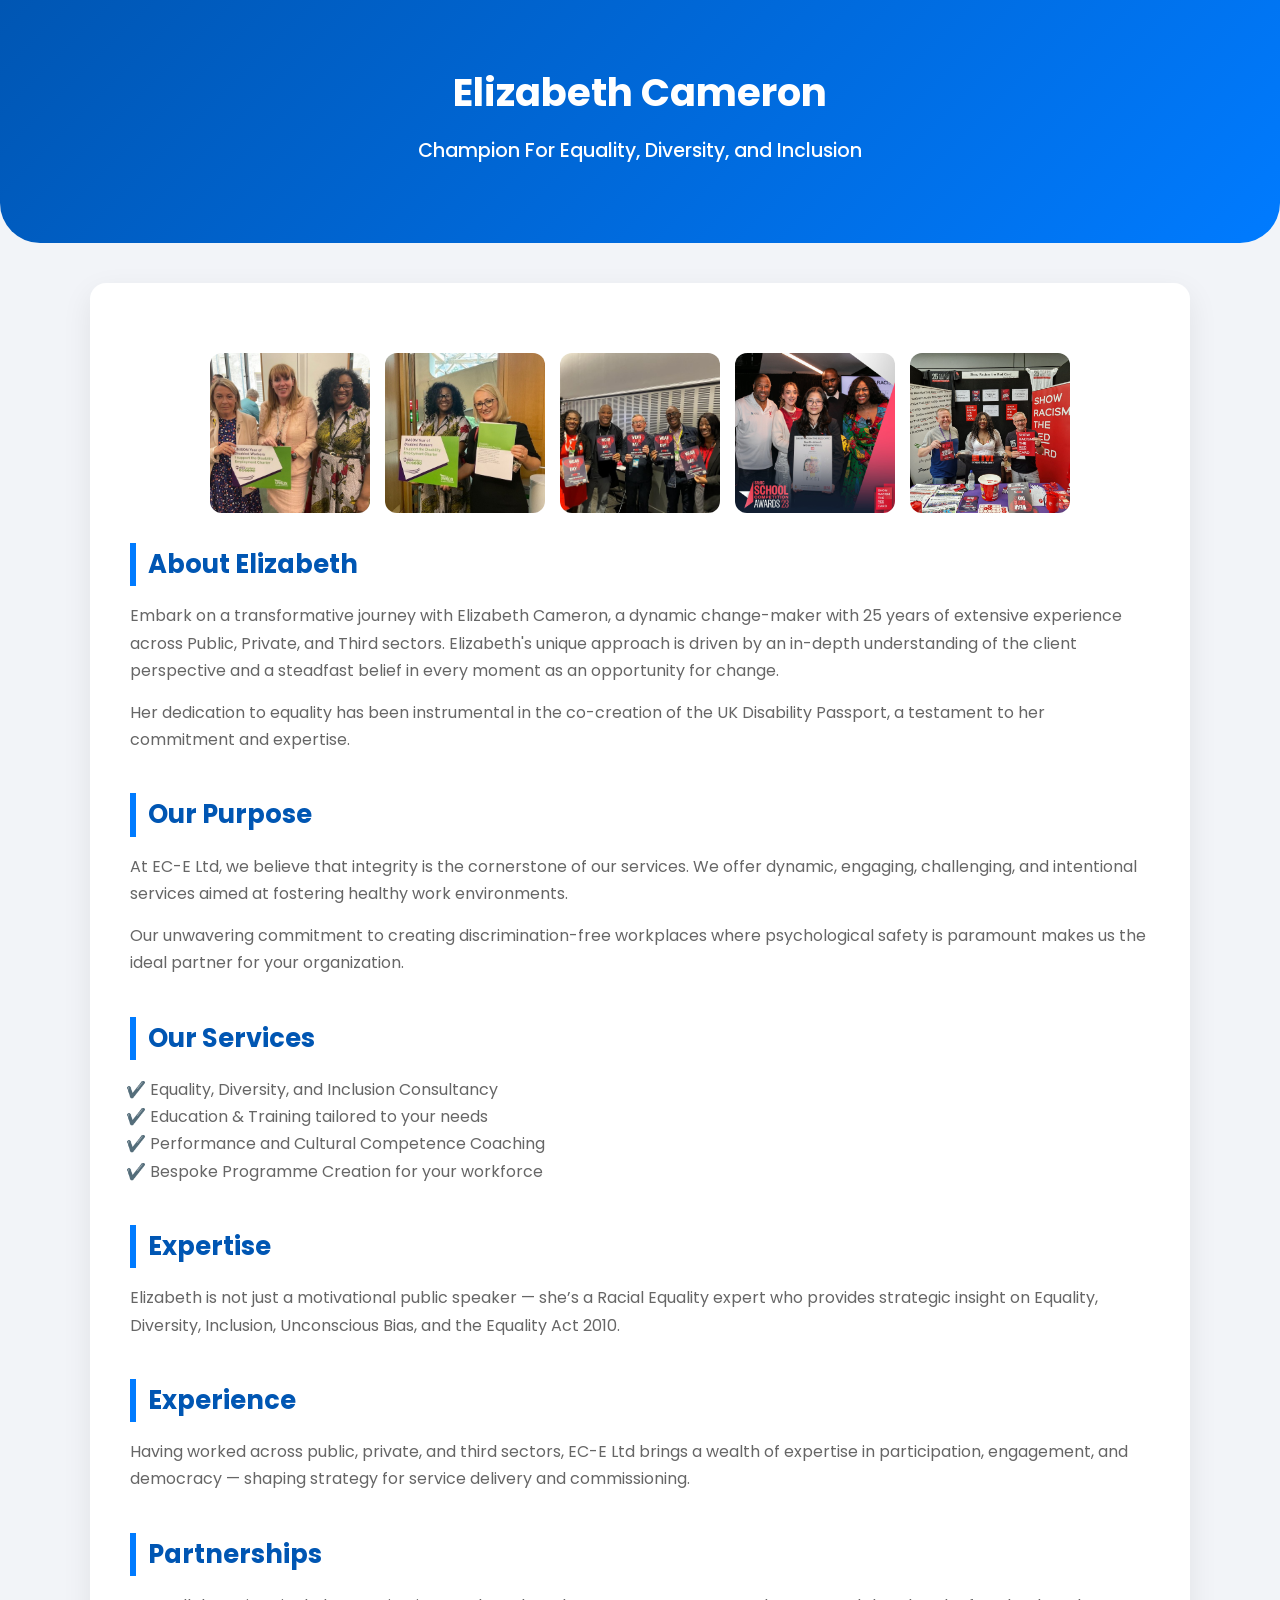
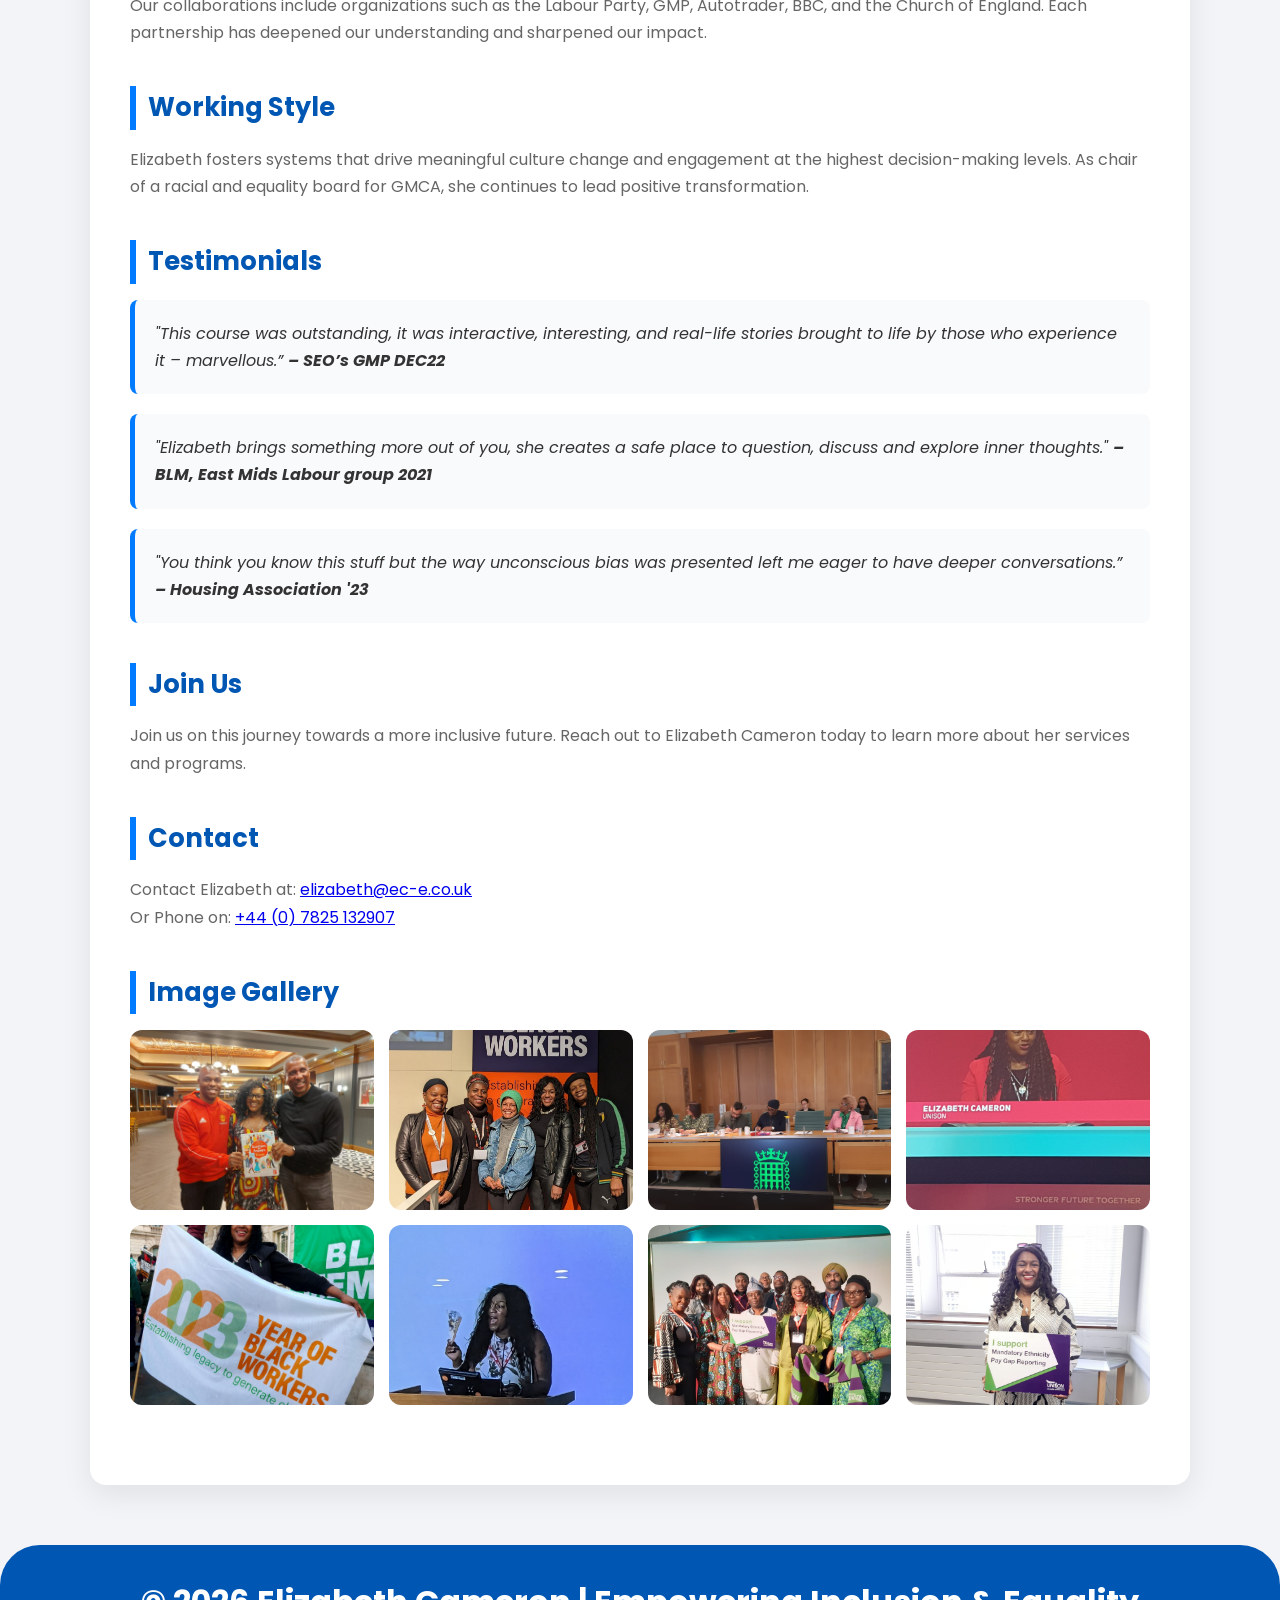
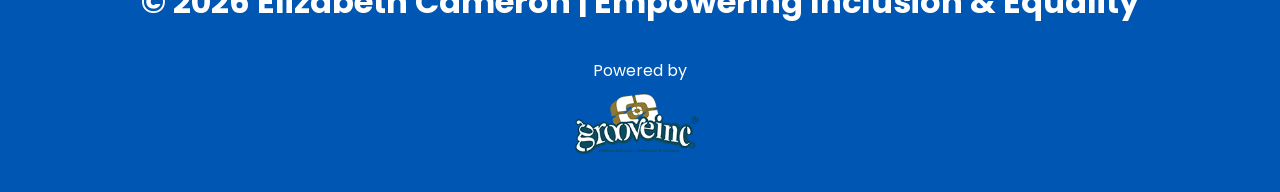
<file: index.html>
<!DOCTYPE html>
<html lang="en">
<head>
<meta charset="UTF-8">
<meta name="viewport" content="width=device-width, initial-scale=1.0">

<title>Elizabeth Cameron - Champion For Equality, Diversity, and Inclusion</title>

<link href="https://fonts.googleapis.com/css2?family=Poppins:wght@400;600;700&display=swap" rel="stylesheet">

<style>

:root{
--primary:#0056b3;
--secondary:#007bff;
--accent:#f9fafc;
--text:#333;
--muted:#666;
--bg:#f2f4f8;
}

*{
margin:0;
padding:0;
box-sizing:border-box;
}

body{
font-family:'Poppins',sans-serif;
background-color:var(--bg);
color:var(--text);
line-height:1.7;
}

header{
background:linear-gradient(135deg,var(--primary),var(--secondary));
color:white;
text-align:center;
padding:60px 20px;
border-bottom-left-radius:40px;
border-bottom-right-radius:40px;
}

header h1{
font-size:2.4rem;
margin-bottom:10px;
}
header p {
  color: white;
  font-size: 1.2rem;
  font-weight: 500;
}
.container{
max-width:1100px;
margin:40px auto;
background:white;
border-radius:16px;
box-shadow:0 10px 30px rgba(0,0,0,0.08);
padding:40px;
}

section{
margin-bottom:40px;
}

h2{
color:var(--primary);
border-left:6px solid var(--secondary);
padding-left:12px;
margin-bottom:16px;
font-size:1.6rem;
}

p{
color:var(--muted);
margin-bottom:15px;
}

ul{
list-style-type:"✔️ ";
padding-left:20px;
color:var(--muted);
}

/* Image Row */

.image-section{
display:flex;
flex-wrap:wrap;
justify-content:center;
gap:15px;
margin:30px 0;
}

.image-section img{
width:160px;
height:160px;
object-fit:cover;
border-radius:12px;
transition:transform .3s ease, box-shadow .3s ease;
}

.image-section img:hover{
transform:scale(1.05);
box-shadow:0 8px 20px rgba(0,0,0,0.15);
}

/* Testimonials */

.testimonial{
background:var(--accent);
border-left:5px solid var(--secondary);
padding:20px;
margin-bottom:20px;
border-radius:8px;
font-style:italic;
}

.testimonial:hover{
background:#eef4ff;
}

/* Gallery */

.gallery{
display:grid;
grid-template-columns:repeat(auto-fit,minmax(200px,1fr));
gap:15px;
}

.gallery img{
width:100%;
height:180px;
object-fit:cover;
border-radius:12px;
transition:transform .3s ease;
}

.gallery img:hover{
transform:scale(1.05);
}

/* Footer */

footer{
text-align:center;
padding:30px 10px;
background-color:var(--primary);
color:white;
border-top-left-radius:40px;
border-top-right-radius:40px;
margin-top:60px;
}

footer img{
margin-top:10px;
height:60px;
}

/* Mobile */

@media(max-width:768px){

header h1{
font-size:1.8rem;
}

.container{
padding:25px;
}

}

</style>
</head>

<body>

<header>
<h1>Elizabeth Cameron</h1>
<p>Champion For Equality, Diversity, and Inclusion</p>
</header>

<main class="container">

<div class="image-section">
<img src="images/image1.jpg" alt="">
<img src="images/image2.jpg" alt="">
<img src="images/image3.jpg" alt="">
<img src="images/image4.jpg" alt="">
<img src="images/image5.jpg" alt="">
</div>

<section>
<h2>About Elizabeth</h2>
<p>
Embark on a transformative journey with Elizabeth Cameron, a dynamic change-maker with 25 years of extensive experience across Public, Private, and Third sectors. Elizabeth's unique approach is driven by an in-depth understanding of the client perspective and a steadfast belief in every moment as an opportunity for change.
</p>

<p>
Her dedication to equality has been instrumental in the co-creation of the UK Disability Passport, a testament to her commitment and expertise.
</p>
</section>

<section>
<h2>Our Purpose</h2>

<p>
At EC-E Ltd, we believe that integrity is the cornerstone of our services. We offer dynamic, engaging, challenging, and intentional services aimed at fostering healthy work environments.
</p>

<p>
Our unwavering commitment to creating discrimination-free workplaces where psychological safety is paramount makes us the ideal partner for your organization.
</p>

</section>

<section>
<h2>Our Services</h2>

<ul>
<li>Equality, Diversity, and Inclusion Consultancy</li>
<li>Education & Training tailored to your needs</li>
<li>Performance and Cultural Competence Coaching</li>
<li>Bespoke Programme Creation for your workforce</li>
</ul>

</section>

<section>
<h2>Expertise</h2>

<p>
Elizabeth is not just a motivational public speaker — she’s a Racial Equality expert who provides strategic insight on Equality, Diversity, Inclusion, Unconscious Bias, and the Equality Act 2010.
</p>

</section>

<section>

<h2>Experience</h2>

<p>
Having worked across public, private, and third sectors, EC-E Ltd brings a wealth of expertise in participation, engagement, and democracy — shaping strategy for service delivery and commissioning.
</p>

</section>

<section>

<h2>Partnerships</h2>

<p>
Our collaborations include organizations such as the Labour Party, GMP, Autotrader, BBC, and the Church of England. Each partnership has deepened our understanding and sharpened our impact.
</p>

</section>

<section>

<h2>Working Style</h2>

<p>
Elizabeth fosters systems that drive meaningful culture change and engagement at the highest decision-making levels. As chair of a racial and equality board for GMCA, she continues to lead positive transformation.
</p>

</section>

<section>

<h2>Testimonials</h2>

<div class="testimonial">
"This course was outstanding, it was interactive, interesting, and real-life stories brought to life by those who experience it – marvellous.” <strong>– SEO’s GMP DEC22</strong>
</div>

<div class="testimonial">
"Elizabeth brings something more out of you, she creates a safe place to question, discuss and explore inner thoughts." <strong>– BLM, East Mids Labour group 2021</strong>
</div>

<div class="testimonial">
"You think you know this stuff but the way unconscious bias was presented left me eager to have deeper conversations.” <strong>– Housing Association '23</strong>
</div>

</section>

<section>

<h2>Join Us</h2>

<p>
Join us on this journey towards a more inclusive future. Reach out to Elizabeth Cameron today to learn more about her services and programs.
</p>

</section>

<section>

<h2>Contact</h2>

<p>
Contact Elizabeth at:
<a href="mailto:elizabeth@ec-e.co.uk">elizabeth@ec-e.co.uk</a>
<br>
Or Phone on:
<a href="tel:+447825132907">+44 (0) 7825 132907</a>
</p>

</section>

<section>

<h2>Image Gallery</h2>

<div class="gallery">

<img src="images/gallery-image1.jpg" alt="">
<img src="images/gallery-image2.jpg" alt="">
<img src="images/gallery-image3.jpg" alt="">
<img src="images/gallery-image4.jpg" alt="">
<img src="images/gallery-image5.jpg" alt="">
<img src="images/gallery-image6.jpg" alt="">
<img src="images/gallery-image7.jpg" alt="">
<img src="images/gallery-image8.jpg" alt="">

</div>

</section>

</main>

<footer>

<h1>© 2026 Elizabeth Cameron | Empowering Inclusion & Equality</h1>

<br>

Powered by

<br>

<a href="https://www.grooveinc.uk">
<img src="images/grooveinclogo.png" alt="GrooveInc">
</a>

</footer>

</body>
</html>
</file>
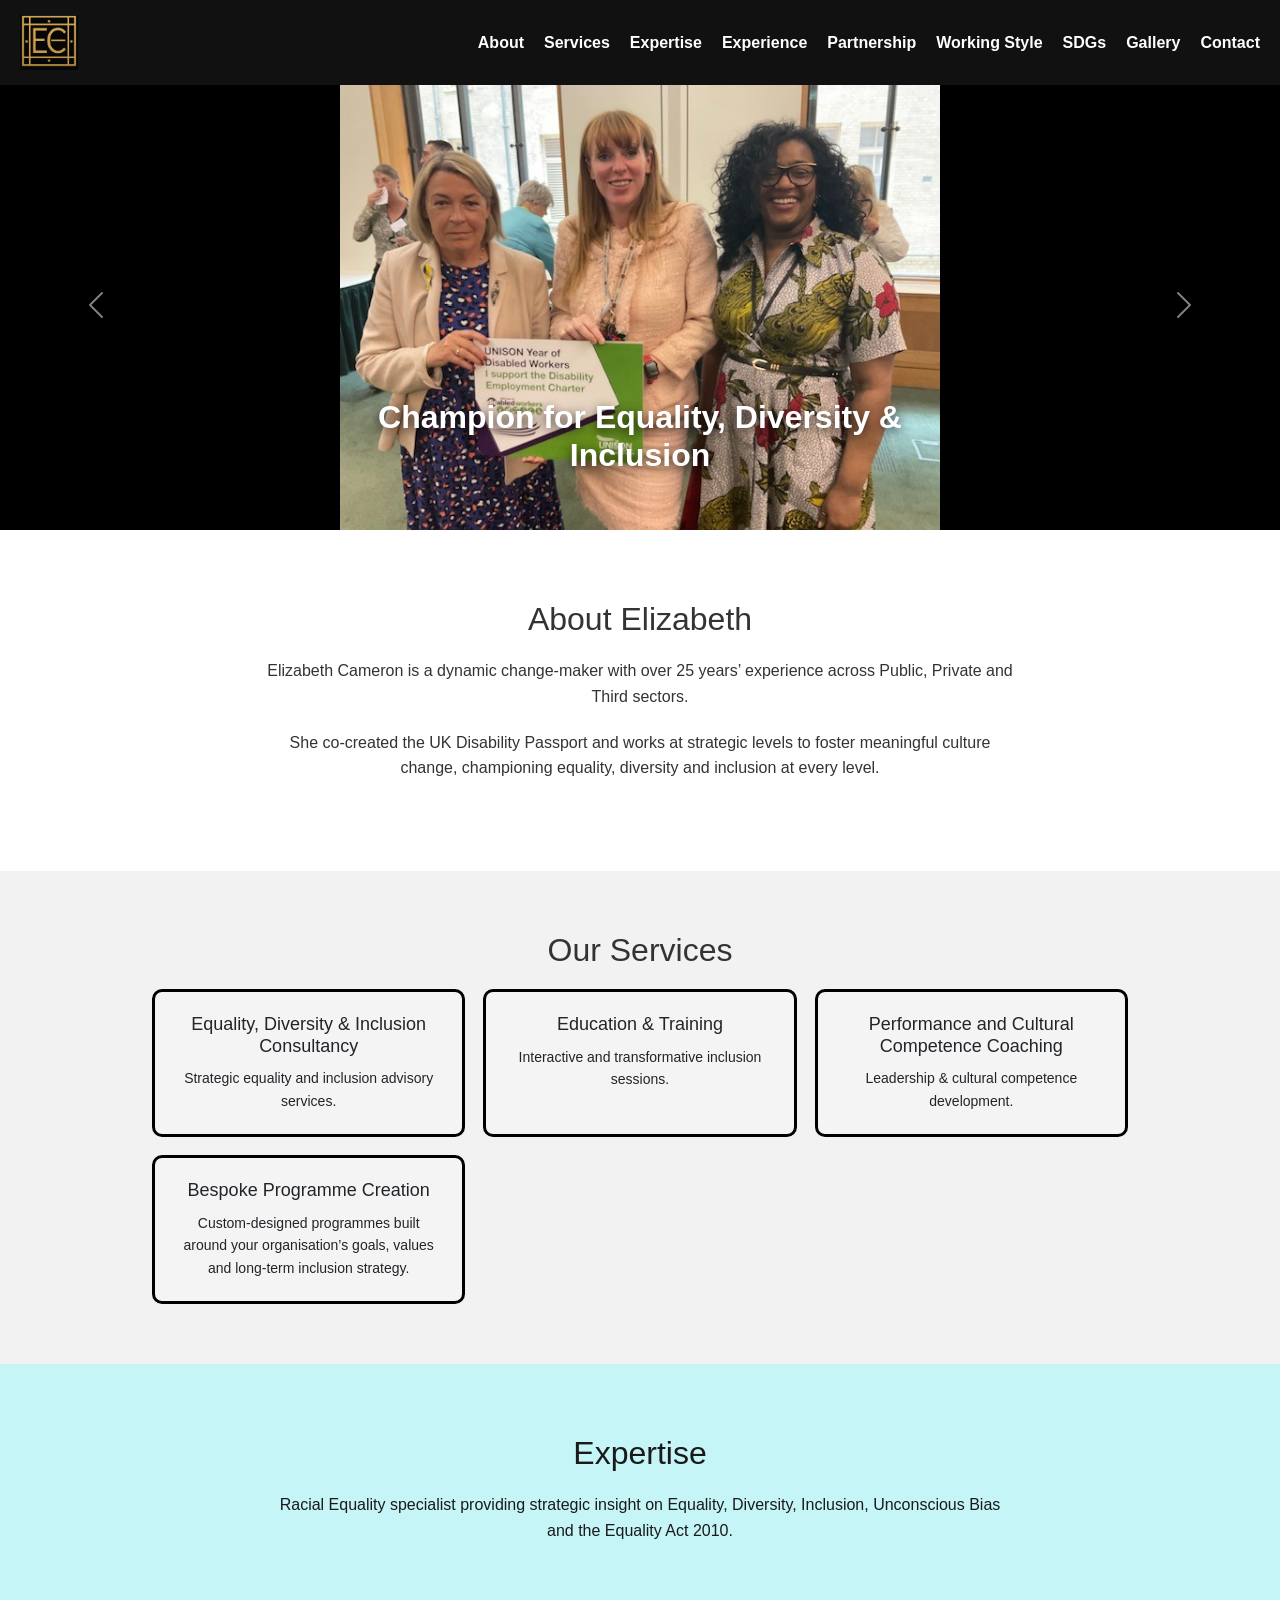
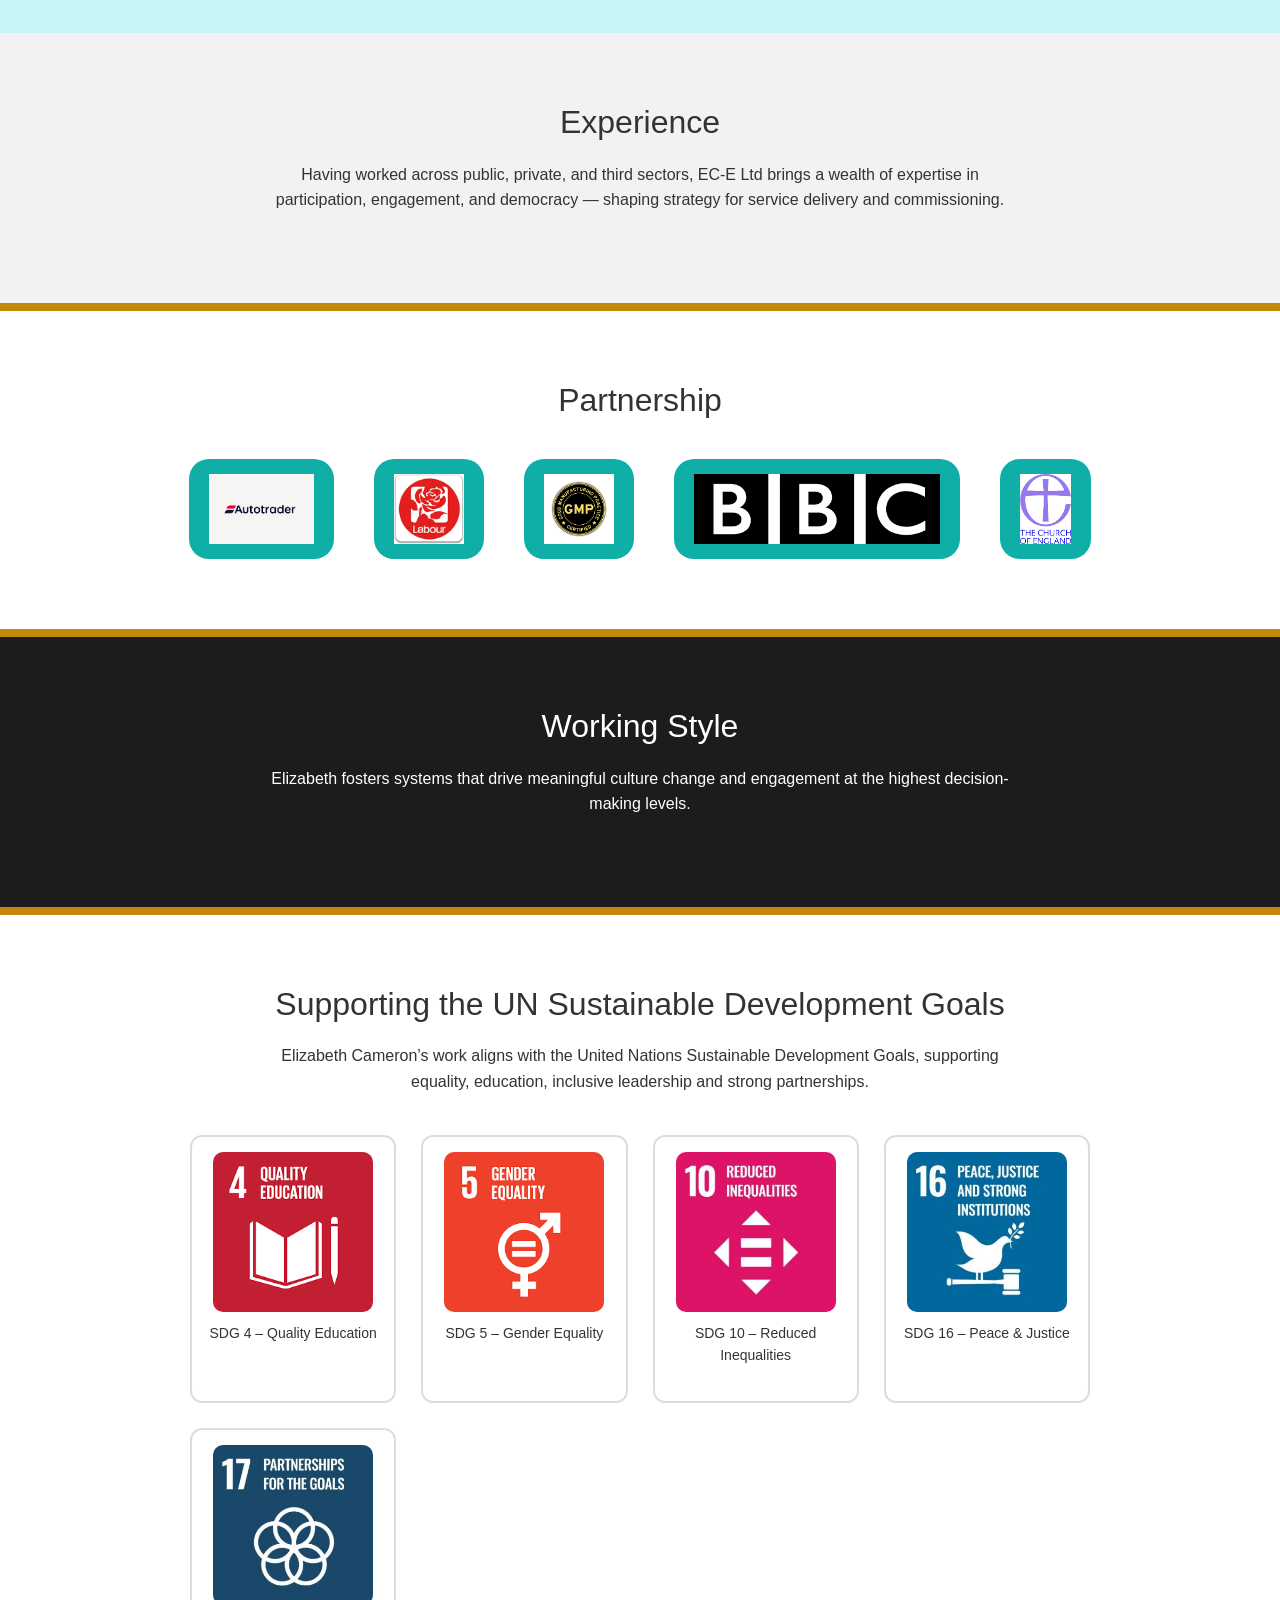
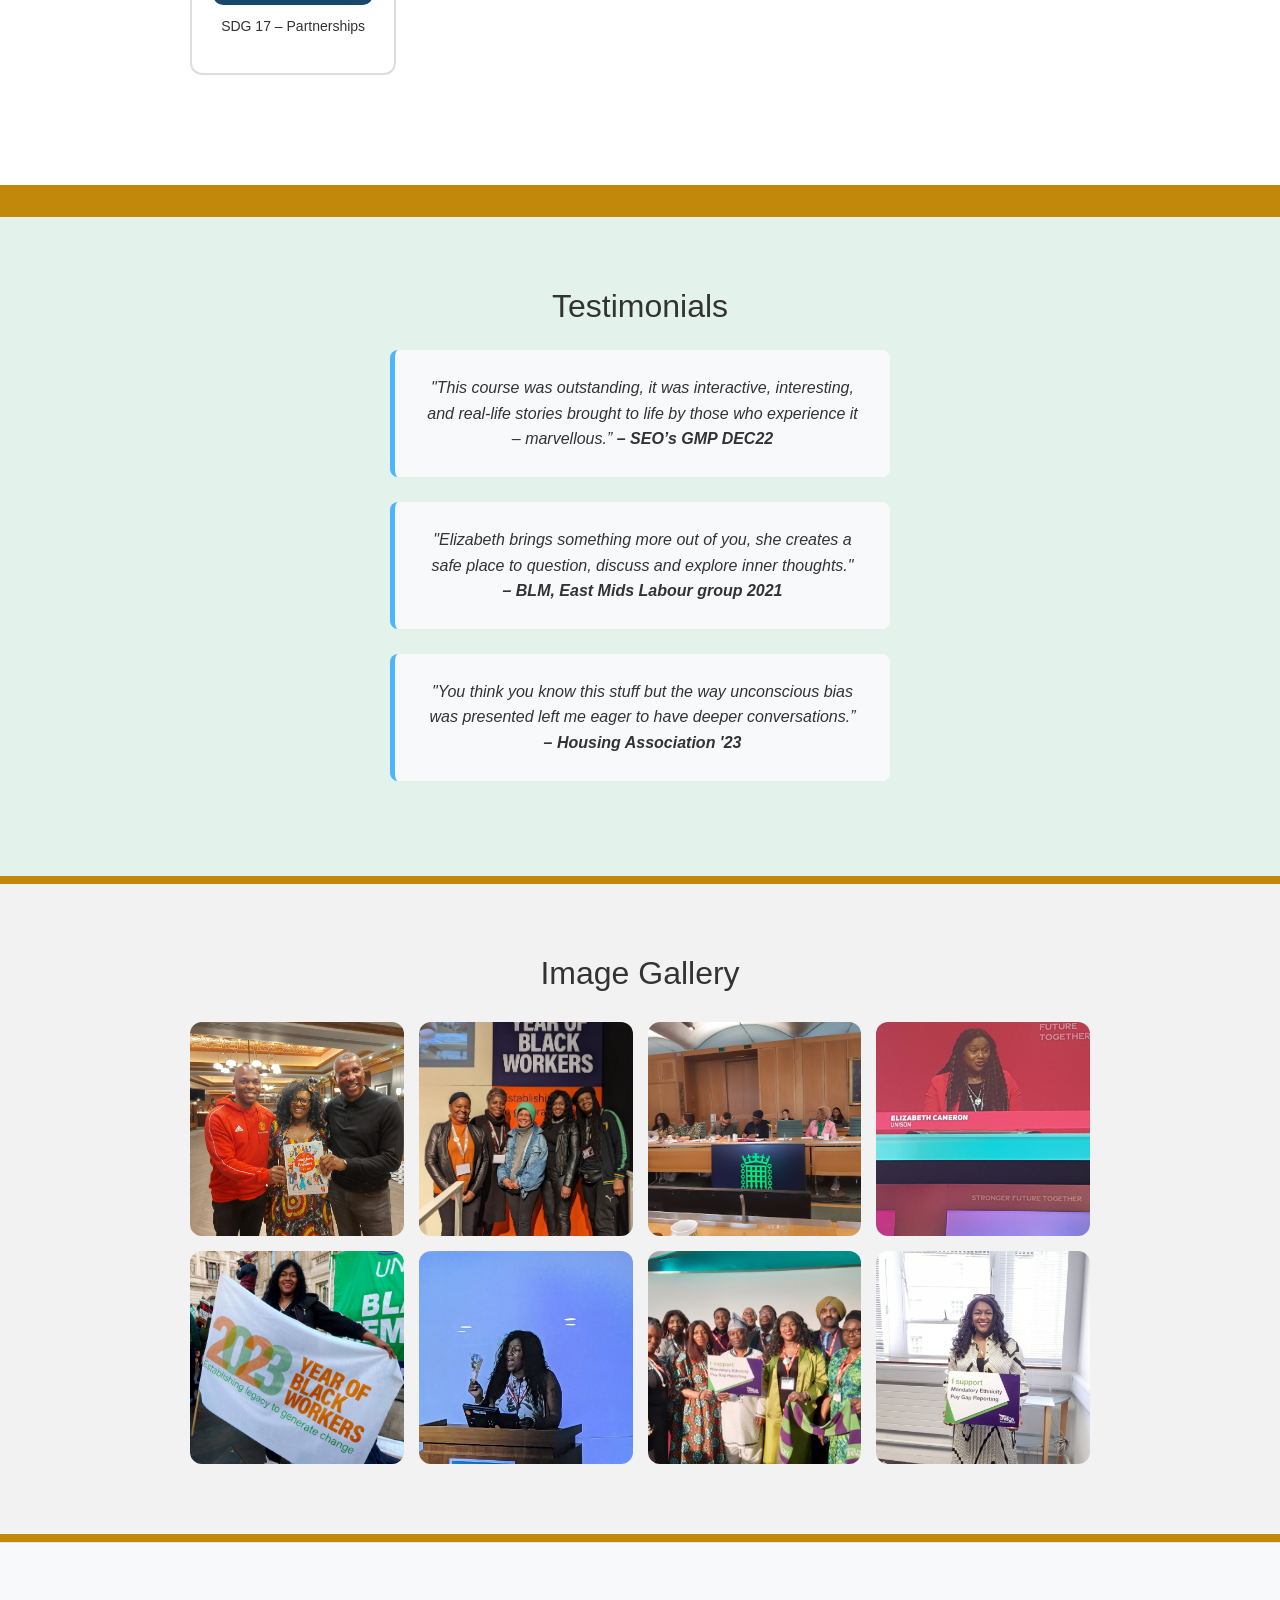
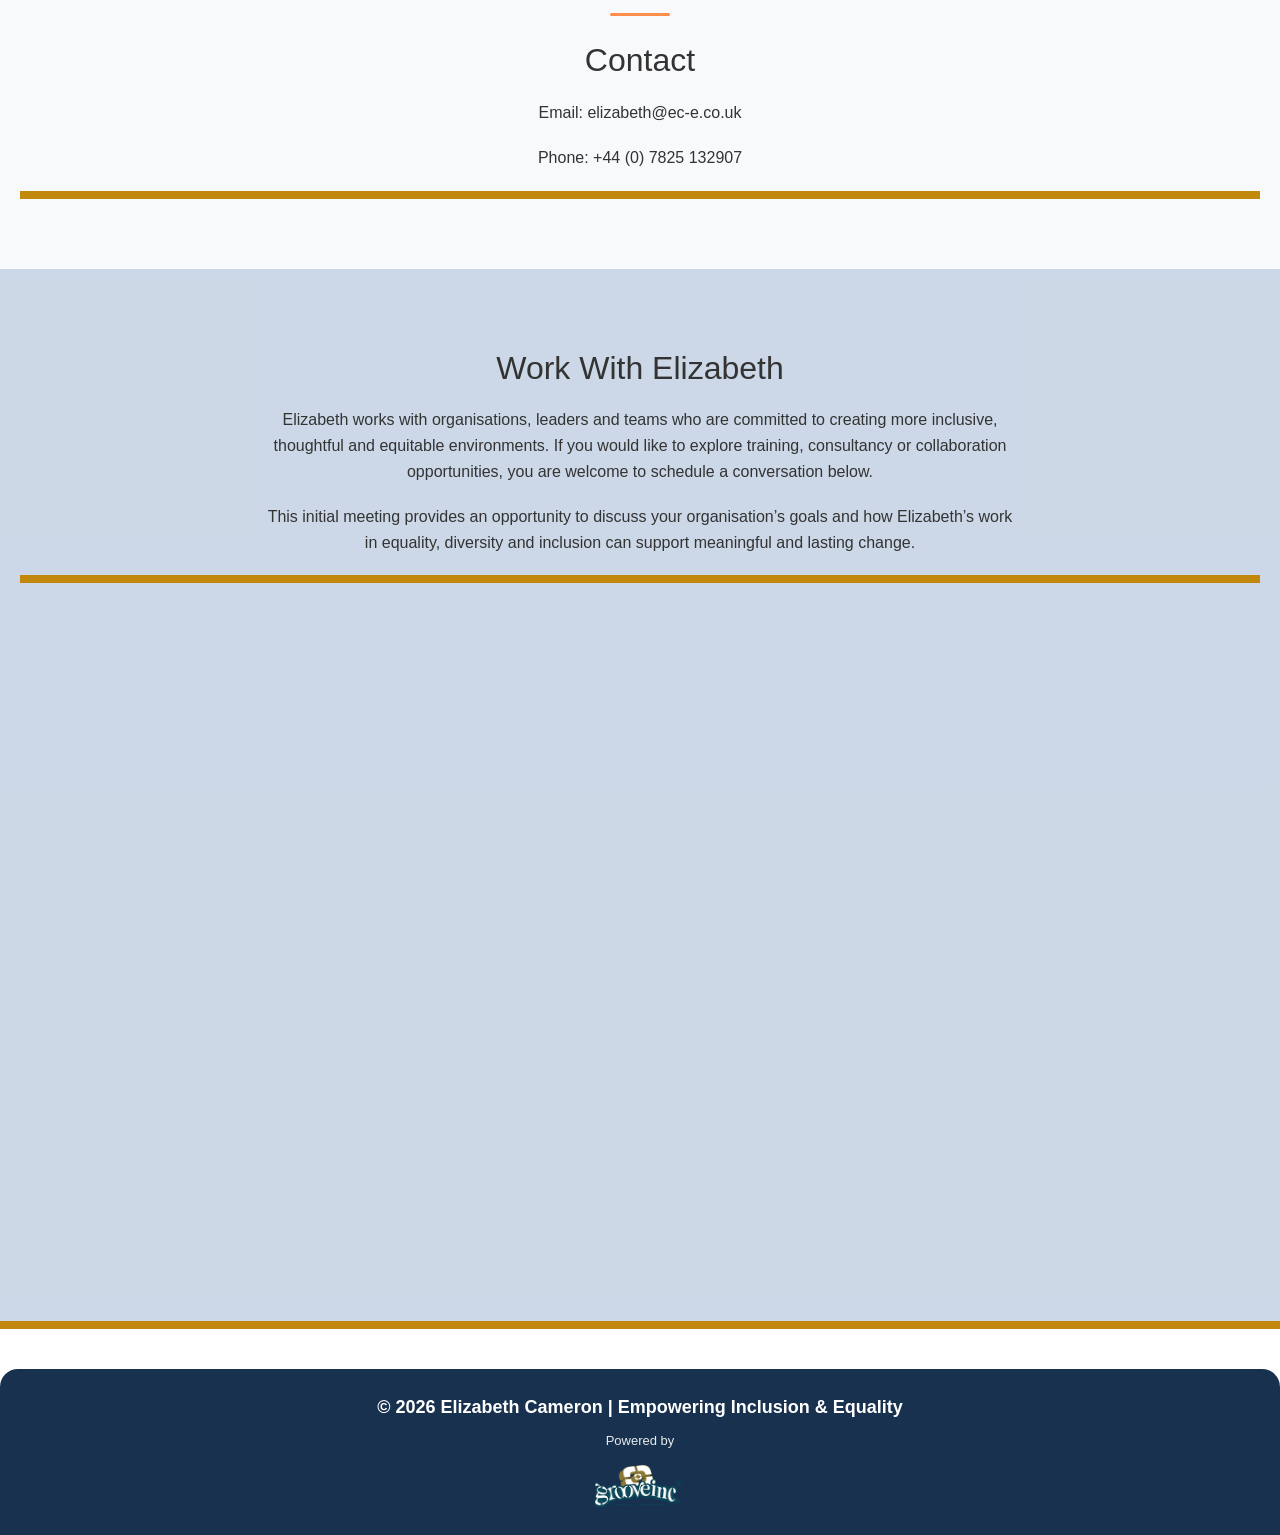
<file: newsite/index.html>
<!DOCTYPE html>
<html lang="en">
<head>
<meta charset="UTF-8">
<meta name="viewport" content="width=device-width, initial-scale=1.0">
<title>Elizabeth Cameron | Equality, Diversity & Inclusion Consultant</title>

<link href="https://cdn.jsdelivr.net/npm/bootstrap@5.3.2/dist/css/bootstrap.min.css" rel="stylesheet">

<link rel="stylesheet" href="../style.css">

</head>

<body>

<header>
  <nav>

    <div class="logo">
  <a href="index.html">
    <img src="images/ec-logo.jpg" alt="EC Logo">
  </a>
</div>

  <button class="menu-toggle" type="button" aria-label="Toggle navigation" aria-expanded="false">☰</button>

    <ul id="nav-links">
      <li><a href="#about-elizabeth">About</a></li>
      <li><a href="#our-services">Services</a></li>
      <li><a href="#expertise">Expertise</a></li>
      <li><a href="#experience">Experience</a></li>
      <li><a href="#partnerships">Partnership</a></li>
      <li><a href="#working-style">Working Style</a></li>
      <li><a href="#sdg">SDGs</a></li>
      <li><a href="#image-gallery">Gallery</a></li>
      <li><a href="#contact">Contact</a></li>
    </ul>

  </nav>

</header>
<div id="overlay"></div>
<div class="hero">

<div id="heroCarousel" class="carousel slide carousel-fade" data-bs-ride="carousel" data-bs-interval="4000">

<div class="carousel-inner">

<div class="carousel-item active">
<img src="images/image1.jpg" class="d-block" alt="">
</div>

<div class="carousel-item">
<img src="images/image2.jpg" class="d-block" alt="">
</div>

<div class="carousel-item">
<img src="images/image3.jpg" class="d-block" alt="">
</div>

<div class="carousel-item">
<img src="images/image4.jpg" class="d-block" alt="">
</div>

<div class="carousel-item">
<img src="images/image5.jpg" class="d-block" alt="">
</div>

</div>

<button class="carousel-control-prev" type="button" data-bs-target="#heroCarousel" data-bs-slide="prev">
<span class="carousel-control-prev-icon"></span>
</button>

<button class="carousel-control-next" type="button" data-bs-target="#heroCarousel" data-bs-slide="next">
<span class="carousel-control-next-icon"></span>
</button>

</div>

<div class="hero-text">
<h1> Champion for Equality, Diversity & Inclusion </h1>
</div>

</div>

<section id="about-elizabeth" class="section-white">
<div class="container">

<h2>About Elizabeth</h2>

<p>
Elizabeth Cameron is a dynamic change-maker with over 25 years’ experience across Public, Private and Third sectors.
</p>

<p>
She co-created the UK Disability Passport and works at strategic levels to foster meaningful culture change, championing equality, diversity and inclusion at every level.
</p>

</div>
</section>

<section id="our-services" class="section-light">
<div class="container">

<h2>Our Services</h2>

<div class="services">

<div class="card">
<h3>Equality, Diversity & Inclusion Consultancy</h3>
<p>Strategic equality and inclusion advisory services.</p>
</div>

<div class="card">
<h3>Education & Training</h3>
<p>Interactive and transformative inclusion sessions.</p>
</div>

<div class="card">
<h3>Performance and Cultural Competence Coaching</h3>
<p>Leadership & cultural competence development.</p>
</div>

<div class="card">
<h3>Bespoke Programme Creation</h3>
<p>Custom-designed programmes built around your organisation’s goals, values and long-term inclusion strategy.</p>
</div>

</div>
</div>
</section>

<section id="expertise" class="section-expertise">
<div class="container">

<h2>Expertise</h2>

<p>
Racial Equality specialist providing strategic insight on Equality, Diversity, Inclusion, Unconscious Bias and the Equality Act 2010.
</p>

</div>
</section>

<section id="experience" class="section-light">
<div class="container">

<h2>Experience</h2>

<p>
Having worked across public, private, and third sectors, EC-E Ltd brings a wealth of expertise in participation, engagement, and democracy — shaping strategy for service delivery and commissioning.
</p>

</div>
</section>
<div class="section-divider"></div>
<section id="partnerships" class="section-white">

<div class="container">

<h2>Partnership</h2>

<div class="partners">

<a href="https://www.autotrader.co.uk" target="_blank">
<img src="images/image-auto.jpg" alt="Autotrader">
</a>

<a href="https://www.labour.org.uk" target="_blank">
<img src="images/image-labour.png" alt="Labour Party">
</a>

<a href="https://www.gmp.police.uk" target="_blank">
<img src="images/image-gmp.png" alt="Greater Manchester Police">
</a>

<a href="https://www.bbc.co.uk" target="_blank">
<img src="images/image-BBC.png" alt="BBC">
</a>

<a href="https://www.churchofengland.org" target="_blank">
<img src="images/image-COE.png" alt="Church of England">
</a>

</div>

</div>

</section>

<div class="section-divider"></div>
<section id="working-style" class="section-dark">
<div class="container">

<h2>Working Style</h2>

<p>
Elizabeth fosters systems that drive meaningful culture change and engagement at the highest decision-making levels.
</p>

</div>

</section>

<div class="section-divider"></div>

<section id="sdg" class="section-white">

<h2>Supporting the UN Sustainable Development Goals</h2>

<p>
Elizabeth Cameron’s work aligns with the United Nations Sustainable Development Goals,
supporting equality, education, inclusive leadership and strong partnerships.
</p>

<div class="sdg-grid">

<div class="sdg">
<a href="https://unric.org/en/sdg-4/" target="_blank">
<img src="images/sdg4.png">
</a>
<p>SDG 4 – Quality Education</p>
</div>

<div class="sdg">
<a href="https://unric.org/en/sdg-5/" target="_blank">
<img src="images/sdg5.png">
</a>
<p>SDG 5 – Gender Equality</p>
</div>

<div class="sdg">
<a href="https://unric.org/en/sdg-10/" target="_blank">
<img src="images/sdg10.jpg">
</a>
<p>SDG 10 – Reduced Inequalities</p>
</div>

<div class="sdg">
<a href="https://unric.org/en/sdg-16/" target="_blank">
<img src="images/sdg16.jpg">
</a>
<p>SDG 16 – Peace & Justice</p>
</div>

<div class="sdg">
<a href="https://unric.org/en/sdg-17/" target="_blank">
<img src="images/sdg17.jpg">
</a>
<p>SDG 17 – Partnerships</p>
</div>

</div>

</section>

<div class="section-divider"></div>

<div class="section-divider"></div>

<div class="section-divider"></div>

<div class="section-divider"></div>
<section class="section-white testimonials">

<h2>Testimonials</h2>

<div class="testimonial">
"This course was outstanding, it was interactive, interesting, and real-life stories brought to life by those who experience it – marvellous.”
<strong>– SEO’s GMP DEC22</strong>
</div>

<div class="testimonial">
"Elizabeth brings something more out of you, she creates a safe place to question, discuss and explore inner thoughts."
<strong>– BLM, East Mids Labour group 2021</strong>
</div>

<div class="testimonial">
"You think you know this stuff but the way unconscious bias was presented left me eager to have deeper conversations.”
<strong>– Housing Association '23</strong>
</div>

</section>
<div class="section-divider"></div>
<section id="image-gallery" class="section-light">

<div class="container">

<h2>Image Gallery</h2>

<div class="gallery-grid">

<a href="images/gallery-image1.jpg" class="thumbnail">
<img src="images/gallery-image1.jpg">
</a>

<a href="images/gallery-image2.jpg" class="thumbnail">
<img src="images/gallery-image2.jpg">
</a>

<a href="images/gallery-image3.jpg" class="thumbnail">
<img src="images/gallery-image3.jpg">
</a>

<a href="images/gallery-image4.jpg" class="thumbnail">
<img src="images/gallery-image4.jpg">
</a>

<a href="images/gallery-image5.jpg" class="thumbnail">
<img src="images/gallery-image5.jpg">
</a>

<a href="images/gallery-image6.jpg" class="thumbnail">
<img src="images/gallery-image6.jpg">
</a>

<a href="images/gallery-image7.jpg" class="thumbnail">
<img src="images/gallery-image7.jpg">
</a>

<a href="images/gallery-image8.jpg" class="thumbnail">
<img src="images/gallery-image8.jpg">
</a>

</div>
</div>
</section>
<div class="section-divider"></div>
<section class="contact" id="contact">

<h2>Contact</h2>

<p>Email: elizabeth@ec-e.co.uk</p>
<p>Phone: +44 (0) 7825 132907</p>
<div class="section-divider"></div>
</section>
<section class="booking-section">
<h2>Work With Elizabeth</h2>

<p>
Elizabeth works with organisations, leaders and teams who are committed to creating more inclusive, thoughtful and equitable environments.  
If you would like to explore training, consultancy or collaboration opportunities, you are welcome to schedule a conversation below.
</p>

<p>
This initial meeting provides an opportunity to discuss your organisation’s goals and how Elizabeth’s work in equality, diversity and inclusion can support meaningful and lasting change.
</p>
<div class="section-divider"></div>
<div class="calendar-container">
<iframe 
src="https://calendly.com/elizabeth/30min" 
width="100%" 
height="650" 
frameborder="0">
</iframe>
</div>

</section>
<div class="section-divider"></div>
<footer>

<h3>© 2026 Elizabeth Cameron | Empowering Inclusion & Equality</h3>

<p>Powered by</p>

<a href="https://www.grooveinc.uk" target="_blank">
<img src="images/grooveinclogo.png" alt="Groove Inc">
</a>
</footer>
<script src="https://cdn.jsdelivr.net/npm/bootstrap@5.3.2/dist/js/bootstrap.bundle.min.js"></script>

<script>
const navToggle = document.querySelector('.menu-toggle');
const navLinks = document.getElementById('nav-links');
const overlay = document.getElementById('overlay');

function closeMenu(){
  navLinks.classList.remove('active');
  overlay.classList.remove('active');
  navToggle.setAttribute('aria-expanded', 'false');
  navToggle.textContent = '☰';
}

navToggle.addEventListener('click', () => {
  navLinks.classList.toggle('active');
  overlay.classList.toggle('active');
  const isOpen = navLinks.classList.contains('active');
  navToggle.setAttribute('aria-expanded', isOpen);
  navToggle.textContent = isOpen ? '×' : '☰';
});

overlay.addEventListener('click', closeMenu);

navLinks.querySelectorAll('a').forEach(link => {
  link.addEventListener('click', closeMenu);
});
</script>
</body>
</html>
</file>
<file: style.css>
html{
scroll-behavior:smooth;
}

body{
margin:0;
font-family:Arial, sans-serif;
line-height:1.6;
color:#333;
}

/* NAVBAR */

header{
background:#111;
color:white;
position:fixed;
width:100%;
top:0;
z-index:1000;
}
nav{
  position:relative; /* needed for dropdown */
  display:flex;
  justify-content:space-between;
  align-items:center;
  padding:15px 20px;
}

/* LOGO */
.logo{
display:flex;
align-items:center;
gap:10px;
}

.logo img{
  height: 70px;;
  object-fit:contain;
}

.logo span{
color:white;
font-weight:bold;
font-size:16px;
}
.logo img {
  height: 55px;   /* controls size */
  width: auto;
  display: block;
}
.logo{
    justify-content:center;
  }

/* NAV LINKS */
nav ul{
list-style:none;
display:flex;
gap:20px;
margin:0;
}

nav a{
color:white;
text-decoration:none;
font-weight:bold;
}

/* HERO */

.hero{
  position:relative;
  margin-top:80px;
  height:50vh;
  overflow:hidden;
}

.carousel,
.carousel-inner,
.carousel-item{
  height:50vh;
}

.carousel{
position:relative;
z-index:1;
}

.carousel-item img {
  width: 100%;
  height: 50vh;
  object-fit: contain;
  background: black;
}
.hero {
  position: relative;
  margin-top: 80px;
  height: 50vh;
  overflow: hidden;
}

.carousel,
.carousel-inner,
.carousel-item {
  height: 100%;
}

/* HERO TEXT */

.hero-text {
  position: absolute;
  top: 80%;
  left: 50%;
  transform: translate(-50%, -50%);
  
  width: auto;
  max-width: 80%;

  background: none;        /* 👈 remove box */
  padding: 0;              /* 👈 remove extra space */
  border-radius: 0;

  z-index: 2;
  text-align: center;
}

.hero-text h1 {
  color: white;
  font-size: 32px;
  font-weight: 600;
  text-shadow: 0 3px 12px rgba(0,0,0,0.8); /* 👈 key */
}

/* SECTIONS */

section{
padding:70px 20px;
text-align:center;
}

.container{
max-width:1000px;
margin:auto;
}

h2{
font-size:32px;
margin-bottom:20px;
}

p{
max-width:750px;
margin:0 auto 20px auto;
}

/* SECTION COLOURS */

.section-expertise{
background:#c5f5f7;
color:#1a1a1a;
}

.section-light{
background:#f2f2f2;
color:#333;
}

.section-white{
background:#ffffff;
color:#333;
}

.section-dark{
background:#1c1c1c;
color:white;
}

.section-dark h2{
color:white;
}

/* SERVICES */

#our-services{
padding:60px 20px;
}

.services{
display:grid;
grid-template-columns:repeat(auto-fit,minmax(240px,1fr));
gap:18px;
margin-top:20px;
}

.card{
background:#f4f4f4;
padding:22px;
border-radius:10px;
transition:0.3s ease;
border:3px solid black;
}

.card:hover{
transform:translateY(-5px);
box-shadow:0 10px 25px rgba(0,0,0,0.15);
border:3px solid #b8860b;
}

.card h3{
font-size:18px;
margin-bottom:10px;
}

.card p{
font-size:14px;
margin-bottom:0;
}

/* GALLERY */

.gallery-grid{
display:grid;
grid-template-columns:repeat(4,1fr);
gap:15px;
max-width:900px;
margin:30px auto 0 auto;
}

.thumbnail{
display:block;
overflow:hidden;
border-radius:12px;
}

.thumbnail img{
  width:100%;
  height:100%;
  aspect-ratio:1/1;
  object-fit:cover;
}

.thumbnail:hover img{
transform:scale(1.08);
}

/* CONTACT */

.contact{
background:#f8f9fb;
color:#333;
padding:70px 20px;
border-top:1px solid #e5e5e5;
}

.contact::before{
content:"";
display:block;
width:60px;
height:3px;
background:#ff8e4d;
margin:0 auto 25px auto;
border-radius:5px;
}

/* FOOTER */

/* FOOTER */

footer{
background:#18314f;
color:#ffffff;
text-align:center;
padding:28px 20px;
border-radius:18px 18px 0 0;
margin-top:40px;
}

footer h3{
font-size:18px;
font-weight:600;
margin-bottom:12px;
}

footer p{
font-size:13px;
opacity:0.9;
margin-bottom:8px;
}

footer img{
height:42px;
margin-top:6px;
}

footer img:hover{
transform:scale(1.08);
}

/* PARTNERS */

.partners{
display:flex;
justify-content:center;
align-items:center;
gap:40px;
flex-wrap:wrap;
margin-top:40px;
}

.partners img{
height:100px;
object-fit:contain;
background:#0fafa7;
padding:15px 20px;
border-radius:20px;
transition:all 0.3s ease;
}

.partners img:hover{
transform:scale(1.08);
border:2px solid #b8860b;
box-shadow:0 0 12px #b8860b;
}

/* TESTIMONIALS */

.testimonials{
background:#e3f3eb;
padding:70px 20px;
}

.testimonial{
max-width:500px;
margin:25px auto;
padding:25px 30px;
background:#f8f9fb;
border-left:5px solid #4bb6fd;
border-radius:8px;
font-style:italic;
}

/* BOOKING */

.booking-section{
background:#a5bad48f;
padding:80px 20px;
text-align:center;
}

.calendar-container{
max-width:900px;
margin:auto;
border-radius:10px;
overflow:hidden;
}

/* DIVIDER */

.section-divider{
width:100%;
height:8px;
background:#c2880c;
margin:0;
}

/* MOBILE (FIXED) */
/* HAMBURGER (hidden on desktop) */
.menu-toggle{
  display:none;
  font-size:28px;
  cursor:pointer;
  color:white;
}

/* DESKTOP NAV */
#nav-links{
  text-align:left;
  padding-left:20px;
}

/* MOBILE */
@media(max-width:768px){

  #nav-links{
    position: fixed;
    top: 0;
    right: -70%;
    width: 70%;
    height: 100vh;

    background: #000;
    display: flex;
    flex-direction: column;
    padding-top: 100px;

    transition: right 0.3s ease;  /* ✅ FIXED */
    z-index: 1001;

    box-shadow: -5px 0 20px rgba(0,0,0,0.4);
  }

  #nav-links.active{
    right: 0;
  }

  nav ul{
    flex-direction: column;
    gap: 0;
    width: 100%;
  }

  #nav-links li{
    padding: 18px 25px;
    text-align: left;
  }

  .menu-toggle{
    display:block;
    position:absolute;
    right:15px;
    top:50%;
    transform:translateY(-50%);
    z-index:1102;
  }
}

.sdg-grid {
  display: grid;
  grid-template-columns: repeat(auto-fit, minmax(180px, 1fr));
  gap: 25px;
  max-width: 900px;
  margin: 40px auto;
  text-align: center;
}
.sdg img {
  width: 100%;
  max-width: 160px;
  border-radius: 10px;
  transition: 0.3s ease;
}

.sdg:hover {
  transform: translateY(-5px);
  border: 2px solid #b8860b;
  box-shadow: 0 10px 25px rgba(0,0,0,0.15);
}
.sdg p {
  margin-top: 10px;
  font-size: 14px;
}
.sdg {
  background: #ffffff;
  padding: 15px;
  border-radius: 12px;
  border: 2px solid #ddd;
  transition: 0.3s ease;
}
</file>
